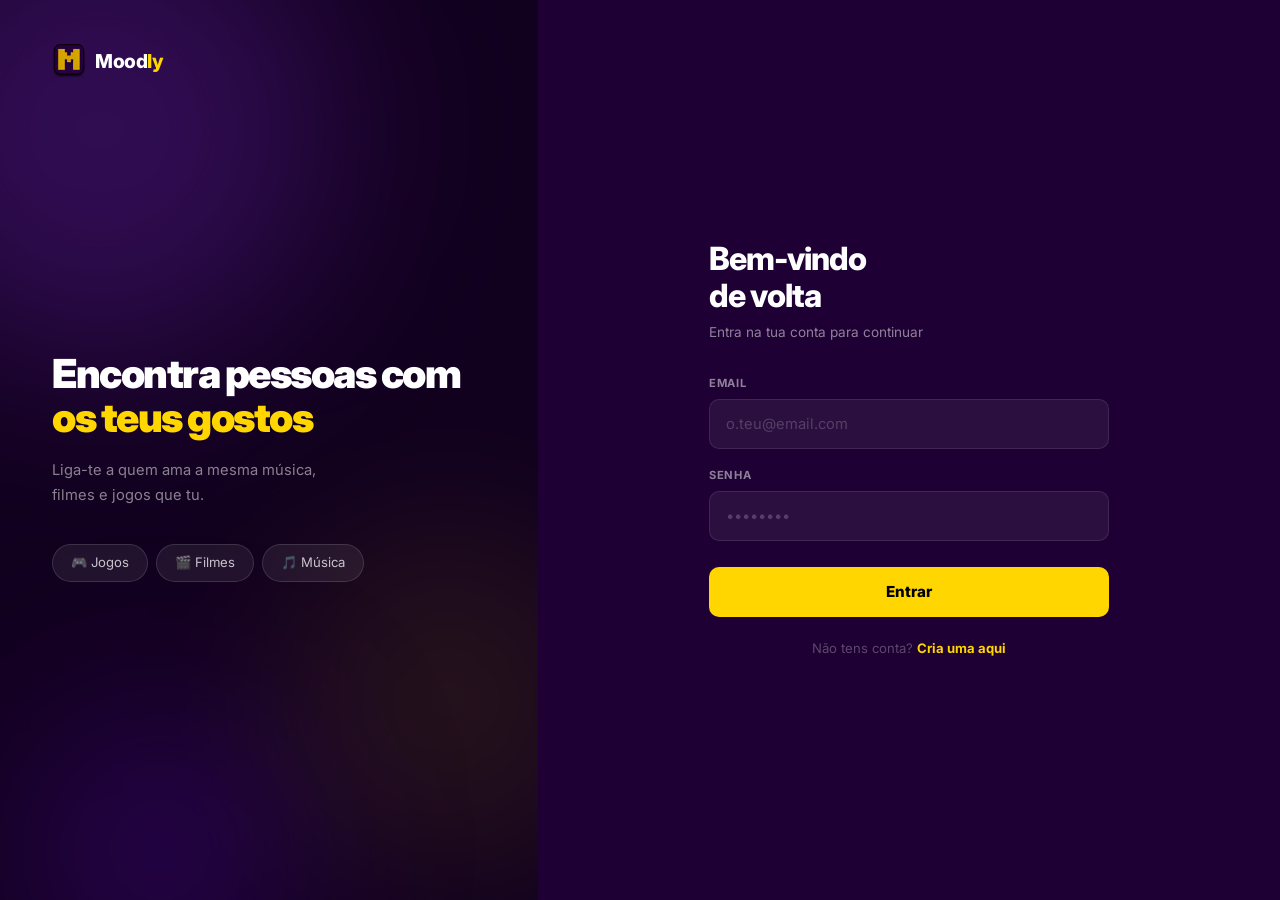
<file: index.html>
<!DOCTYPE html>
<html lang="pt">
<head>
  <meta charset="UTF-8"/>
  <meta name="viewport" content="width=device-width, initial-scale=1.0"/>
  <title>Moodly</title>
  <link rel="icon" type="image/png" href="uploads/MoodlyLogo.png"/>
  <link rel="stylesheet" href="css/app.css"/>
</head>
<body>
  <div id="app"></div>

  <script src="js/components/Components.js"></script>
  <script src="js/App.js"></script>
  <script src="js/pages/Authpages.js"></script>
  <script src="js/pages/Homepage.js"></script>
  <script src="js/pages/Eventspage.js"></script>
  <script src="js/pages/Chatspage.js"></script>
  <script src="js/pages/Profilepage.js"></script>
  <script src="js/pages/Adminpage.js"></script>
  <script src="js/pages/Statspage.js"></script>

  <script>
    document.addEventListener('DOMContentLoaded', () => App.init());
  </script>
</body>
</html>
</file>
<file: css/app.css>
@import url('https://fonts.googleapis.com/css2?family=Inter:wght@400;500;600;700;800;900&display=swap');

* { box-sizing: border-box; margin: 0; padding: 0; }

:root {
  --bg:      #12001F;
  --surface: #320055;
  --panel:   #260040;
  --border:  rgba(255,255,255,0.08);
  --yellow:  #FFD600;
  --text:    #f0e6ff;
  --dim:     rgba(255,255,255,0.5);
  --dim2:    rgba(255,255,255,0.28);
  --red:     #f87171;
  --green:   #4ade80;
  --radius:  12px;
}

body {
  font-family: 'Inter', system-ui, sans-serif;
  font-size: 14px;
  background: var(--bg);
  color: var(--text);
  min-height: 100vh;
  line-height: 1.5;
  -webkit-font-smoothing: antialiased;
}

svg { width: 16px; height: 16px; vertical-align: middle; }

input, textarea, select {
  font: inherit;
  background: rgba(255,255,255,0.06);
  border: 1px solid var(--border);
  color: var(--text);
  padding: 8px 12px;
  width: 100%;
  display: block;
  border-radius: 8px;
  transition: border-color 0.2s, background 0.2s;
}
input:focus, textarea:focus {
  outline: none;
  border-color: rgba(255,214,0,0.5);
  background: rgba(255,255,255,0.09);
}
input::placeholder, textarea::placeholder { color: var(--dim2); }

button {
  font: inherit;
  cursor: pointer;
  background: rgba(255,255,255,0.07);
  border: 1px solid var(--border);
  color: var(--text);
  padding: 6px 14px;
  border-radius: 8px;
  transition: background 0.15s, opacity 0.15s;
}
button:hover { background: rgba(255,255,255,0.12); }

.btn-primary { background: var(--yellow); color: #000; border-color: var(--yellow); font-weight: 700; }
.btn-primary:hover { opacity: 0.88; background: var(--yellow); }
.btn-danger  { color: var(--red); border-color: rgba(248,113,113,0.3); background: transparent; }
.btn-danger:hover { background: rgba(248,113,113,0.08); }
.btn-outline { background: transparent; border: 1px solid rgba(255,255,255,0.15); }
.btn-full    { width: 100%; justify-content: center; display: flex; }
.btn-sm      { padding: 3px 10px; font-size: 0.78rem; }

a, .link { color: var(--yellow); cursor: pointer; }

#app      { display: flex; min-height: 100vh; }
#app.auth-page { display: block; width: 100%; margin: 0; max-width: 100%; }

/*  AUTH  */
.auth-split { display: flex; min-height: 100vh; width: 100%; background: var(--bg); }

.auth-left {
  width: 42%; min-height: 100vh;
  background: var(--bg);
  display: flex; flex-direction: column; justify-content: space-between;
  padding: 44px 52px;
  position: relative; overflow: hidden;
}

.auth-left-glow { position: absolute; border-radius: 50%; filter: blur(90px); pointer-events: none; }
.auth-left-glow-1 { width: 460px; height: 460px; background: rgba(120,40,200,0.3);  top: -100px; left: -130px; }
.auth-left-glow-2 { width: 320px; height: 320px; background: rgba(255,214,0,0.09);  bottom: 40px; right: -70px; }
.auth-left-glow-3 { width: 260px; height: 260px; background: rgba(80,10,160,0.38);  bottom: -80px; left: 30px; }

.auth-left-logo { display: flex; align-items: center; gap: 10px; font-size: 1.2rem; font-weight: 800; letter-spacing: -0.5px; color: #fff; z-index: 1; }
.auth-left-logo img { height: 34px; width: auto; }
.auth-left-logo .logo-highlight { color: var(--yellow); }

.auth-left-body { flex: 1; display: flex; flex-direction: column; justify-content: center; padding: 48px 0; z-index: 1; }

.auth-left-tagline { font-size: 2.5rem; font-weight: 900; line-height: 1.1; color: #fff; margin-bottom: 18px; letter-spacing: -1.5px; }
.auth-left-tagline span { color: var(--yellow); }

.auth-left-sub { font-size: 0.92rem; color: var(--dim); line-height: 1.7; margin-bottom: 36px; max-width: 300px; }

.auth-pills { display: flex; flex-wrap: wrap; gap: 8px; }
.auth-pill {
  background: rgba(255,255,255,0.07);
  border: 1px solid rgba(255,255,255,0.13);
  border-radius: 100px;
  padding: 8px 18px;
  font-size: 0.82rem;
  color: rgba(255,255,255,0.75);
  backdrop-filter: blur(6px);
}

.auth-right { flex: 1; background: #1e0034; display: flex; align-items: center; justify-content: center; padding: 60px 52px; }

.auth-form-wrap { width: 100%; max-width: 400px; }

.auth-form-title { font-size: 2rem; font-weight: 800; color: #fff; margin-bottom: 8px; letter-spacing: -0.8px; line-height: 1.15; }
.auth-form-sub   { font-size: 0.85rem; color: var(--dim); margin-bottom: 32px; }

.auth-field { margin-bottom: 18px; }
.auth-field label { font-size: 0.7rem; font-weight: 700; letter-spacing: 0.8px; text-transform: uppercase; color: var(--dim); margin-bottom: 7px; display: block; }
.auth-field input { background: rgba(255,255,255,0.06); border: 1px solid rgba(255,255,255,0.1); border-radius: 10px; padding: 13px 16px; color: #fff; font-size: 0.92rem; }
.auth-field input:focus { border-color: rgba(255,214,0,0.5); background: rgba(255,255,255,0.09); }
.auth-field input::placeholder { color: rgba(255,255,255,0.2); }

.auth-btn-primary { width: 100%; background: var(--yellow); color: #000; border: none; border-radius: 10px; padding: 14px; font-size: 0.95rem; font-weight: 800; cursor: pointer; margin-top: 8px; transition: opacity 0.15s, transform 0.1s; }
.auth-btn-primary:hover   { opacity: 0.88; }
.auth-btn-primary:active  { transform: scale(0.99); }
.auth-btn-primary:disabled{ opacity: 0.45; cursor: not-allowed; }

.auth-btn-outline { width: 100%; background: transparent; color: var(--dim); border: 1px solid rgba(255,255,255,0.13); border-radius: 10px; padding: 12px; font-size: 0.88rem; font-weight: 600; cursor: pointer; margin-top: 8px; transition: border-color 0.15s, color 0.15s; }
.auth-btn-outline:hover { border-color: rgba(255,255,255,0.3); color: #fff; }

.auth-switch-line { text-align: center; font-size: 0.82rem; color: var(--dim2); margin-top: 22px; }
.auth-switch-line a { color: var(--yellow); cursor: pointer; font-weight: 700; }

.auth-err { color: var(--red); font-size: 0.8rem; margin-top: 8px; display: none; }

.auth-avatar-wrap { display: flex; flex-direction: column; align-items: center; margin-bottom: 28px; }
.auth-avatar-circle { width: 96px; height: 96px; border-radius: 50%; background: rgba(255,255,255,0.08); border: 2px solid rgba(255,255,255,0.12); display: flex; align-items: center; justify-content: center; font-size: 2.2rem; font-weight: 800; color: #fff; overflow: hidden; margin-bottom: 16px; }
.auth-avatar-circle img { width: 100%; height: 100%; object-fit: cover; }

@media (max-width: 720px) {
  .auth-split { flex-direction: column; }
  .auth-left  { width: 100%; min-height: auto; padding: 36px 28px; }
  .auth-left-tagline { font-size: 1.8rem; }
  .auth-right { padding: 36px 24px; }
}

/* SIDEBAR */
.sidebar { width: 210px; min-width: 210px; background: var(--panel); border-right: 1px solid var(--border); padding: 20px 14px; display: flex; flex-direction: column; height: 100vh; position: sticky; top: 0; overflow-y: auto; }

.sidebar-logo { display: flex; align-items: center; gap: 9px; font-weight: 800; font-size: 1.15rem; margin-bottom: 32px; letter-spacing: -0.3px; color: #fff; }
.logo-img { height: 30px; width: auto; }
.logo-text { color: #fff; font-weight: 800; }
.logo-highlight { color: var(--yellow); }

.nav { display: flex; flex-direction: column; gap: 2px; flex: 1; }
.nav-item { display: flex; align-items: center; gap: 10px; padding: 10px 12px; cursor: pointer; color: var(--dim); border-radius: 9px; font-size: 0.88rem; font-weight: 500; transition: background 0.15s, color 0.15s; }
.nav-item:hover  { background: rgba(255,255,255,0.06); color: var(--text); }
.nav-item.active { background: rgba(255,214,0,0.13); color: var(--yellow); font-weight: 700; }

.sidebar-user { margin-top: auto; padding-top: 14px; border-top: 1px solid var(--border); font-size: 0.8rem; color: var(--dim); white-space: nowrap; overflow: hidden; text-overflow: ellipsis; }

/* MAIN */
.main { flex: 1; padding: 28px 32px; overflow-y: auto; }

.page-header { display: flex; justify-content: space-between; align-items: center; margin-bottom: 24px; }
.page-header h1 { font-size: 1.6rem; font-weight: 800; letter-spacing: -0.6px; color: #fff; }
.page-header p  { font-size: 0.82rem; color: var(--dim); margin-top: 2px; }

/* CARD */
.card { background: var(--panel); border: 1px solid var(--border); border-radius: var(--radius); padding: 18px; margin-bottom: 14px; }
.card-title { font-size: 0.68rem; color: var(--dim); text-transform: uppercase; letter-spacing: 0.7px; margin-bottom: 12px; font-weight: 700; }

/* FORMS */
.form-group { margin-bottom: 12px; }
.form-label { display: block; font-size: 0.78rem; color: var(--dim); margin-bottom: 4px; font-weight: 500; }
.form-input { font: inherit; background: rgba(255,255,255,0.06); border: 1px solid var(--border); color: var(--text); padding: 9px 12px; width: 100%; display: block; border-radius: 8px; }
.form-input:focus { outline: none; border-color: rgba(255,214,0,0.5); }
.error-msg { color: var(--red); font-size: 0.8rem; margin-top: 4px; }

/* AVATAR */
.avatar { display: inline-flex; align-items: center; justify-content: center; background: #5b21b6; border-radius: 50%; font-weight: 700; overflow: hidden; flex-shrink: 0; color: #fff; }
.avatar img { width: 100%; height: 100%; object-fit: cover; }

/* ROW */
.row            { display: flex; align-items: center; gap: 9px; padding: 8px 0; border-bottom: 1px solid rgba(255,255,255,0.05); }
.row:last-child { border-bottom: none; }
.row-name       { flex: 1; font-size: 0.88rem; font-weight: 500; }

/* MODAL */
.modal-overlay { position: fixed; inset: 0; background: rgba(0,0,0,0.75); display: flex; align-items: center; justify-content: center; z-index: 100; backdrop-filter: blur(4px); }
.modal-box { background: #200038; border: 1px solid rgba(255,255,255,0.1); border-radius: 16px; padding: 28px; width: 100%; max-width: 500px; max-height: 90vh; overflow-y: auto; scrollbar-width: thin; scrollbar-color: rgba(255,255,255,0.15) transparent; }
.modal-box::-webkit-scrollbar { width: 4px; }
.modal-box::-webkit-scrollbar-track { background: transparent; }
.modal-box::-webkit-scrollbar-thumb { background: rgba(255,255,255,0.15); border-radius: 4px; }
.modal-box h3 { font-size: 1.15rem; font-weight: 800; margin-bottom: 18px; color: #fff; }
.modal-footer { display: flex; gap: 8px; justify-content: flex-end; margin-top: 18px; }

/* TOAST */
.toast { position: fixed; bottom: 20px; right: 20px; background: var(--panel); border: 1px solid rgba(255,255,255,0.12); border-radius: 10px; padding: 10px 18px; z-index: 200; opacity: 0; transition: opacity 0.2s; font-size: 0.88rem; box-shadow: 0 8px 32px rgba(0,0,0,0.5); }
.toast.show    { opacity: 1; }
.toast.success { border-color: rgba(74,222,128,0.4); color: var(--green); }
.toast.error   { border-color: rgba(248,113,113,0.4); color: var(--red); }

/* DISCOVER */
.discover-wrap { display: grid; grid-template-columns: 1fr 280px; gap: 20px; align-items: start; }

.discover-card {
  background: var(--panel);
  border: 1px solid var(--border);
  border-radius: 16px;
  overflow: hidden;
}
.discover-card-banner {
  height: 120px;
  background: linear-gradient(135deg, #3b0070 0%, #1a0040 100%);
  position: relative;
}
.discover-card-body { padding: 0 20px 20px; }
.discover-card-avatar {
  width: 80px; height: 80px;
  border-radius: 50%;
  background: #5b21b6;
  border: 4px solid var(--panel);
  display: flex; align-items: center; justify-content: center;
  font-size: 1.7rem; font-weight: 800;
  overflow: hidden;
  margin-top: -40px;
  margin-bottom: 10px;
}
.discover-card-avatar img { width: 100%; height: 100%; object-fit: cover; }
.discover-name  { font-weight: 800; font-size: 1.1rem; color: #fff; margin-bottom: 2px; }
.discover-score { font-size: 0.78rem; color: var(--yellow); font-weight: 600; margin-bottom: 14px; }

.discover-actions {
  background: var(--panel);
  border: 1px solid var(--border);
  border-radius: 16px;
  overflow: hidden;
}
.discover-action-btn {
  display: flex; align-items: center; gap: 12px;
  width: 100%; padding: 16px 18px;
  background: transparent; border: none; border-bottom: 1px solid var(--border);
  color: var(--text); cursor: pointer; font-size: 0.9rem; font-weight: 600;
  text-align: left; transition: background 0.15s;
}
.discover-action-btn:last-child { border-bottom: none; }
.discover-action-btn:hover { background: rgba(255,255,255,0.05); }
.discover-action-btn .dab-icon { font-size: 1.1rem; width: 28px; text-align: center; }
.discover-action-btn.connect { color: var(--green); }
.discover-action-btn.pass    { color: var(--red); }
.discover-action-btn.report  { color: var(--dim); font-size: 0.82rem; }

.discover-btns  { display: flex; flex-direction: column; }
.discover-action { cursor: pointer; font-weight: 700; font-size: 0.9rem; }
.discover-photo { display: none; }
.discover-info  { flex: 1; }

/* INTERESTS */
.interest-section       { margin-bottom: 16px; }
.interest-section-label { color: var(--yellow); font-size: 0.72rem; text-transform: uppercase; font-weight: 700; display: block; margin-bottom: 6px; letter-spacing: 0.5px; }
.interest-input-row     { display: flex; gap: 6px; margin-bottom: 6px; }
.interest-input-row input { flex: 1; width: auto; }
.tag-suggestions        { display: flex; flex-wrap: wrap; gap: 4px; margin-bottom: 6px; }
.tag-suggestion         { cursor: pointer; color: var(--dim); border: 1px solid var(--border); padding: 3px 9px; font-size: 0.75rem; border-radius: 6px; transition: all 0.12s; }
.tag-suggestion:hover   { color: #fff; border-color: rgba(255,255,255,0.3); }
.selected-tags          { display: flex; flex-wrap: wrap; gap: 5px; }
.selected-tag           { border: 1px solid rgba(255,214,0,0.35); color: var(--yellow); font-size: 0.75rem; padding: 3px 9px; border-radius: 6px; display: inline-flex; align-items: center; gap: 4px; background: rgba(255,214,0,0.08); }
.selected-tag button    { background: none; border: none; color: var(--yellow); cursor: pointer; padding: 0; font-size: 1rem; line-height: 1; }
.interest-categories    { display: flex; flex-direction: column; gap: 10px; }
.interest-cat-label     { color: var(--yellow); font-size: 0.72rem; text-transform: uppercase; font-weight: 700; display: block; margin-bottom: 5px; }
.interest-cat-tags      { display: flex; flex-wrap: wrap; gap: 4px; }
.itag        { display: inline-block; border: 1px solid var(--border); padding: 3px 9px; font-size: 0.75rem; border-radius: 6px; color: var(--dim); }
.itag-match  { border-color: rgba(255,214,0,0.5); color: var(--yellow); background: rgba(255,214,0,0.08); font-weight: 600; }

/* CHAT */
.chat-layout {
  flex: 1;
  display: flex;
  overflow: hidden;
  height: 100vh;
}

.chat-list-panel {
  width: 280px;
  min-width: 280px;
  background: var(--bg);
  border-right: 1px solid var(--border);
  display: flex;
  flex-direction: column;
  height: 100vh;
  overflow: hidden;
}

.chat-list-header {
  padding: 18px 16px 14px;
  border-bottom: 1px solid var(--border);
  flex-shrink: 0;
}

.chat-list-body {
  flex: 1;
  overflow-y: auto;
}

.chat-room-panel {
  flex: 1;
  display: flex;
  flex-direction: column;
  height: 100vh;
  overflow: hidden;
  background: var(--bg);
}

.chat-room-header {
  padding: 12px 16px;
  border-bottom: 1px solid var(--border);
  background: var(--panel);
  display: flex;
  align-items: center;
  gap: 8px;
  flex-shrink: 0;
  min-height: 58px;
}

.chat-back-btn {
  background: transparent;
  border: none;
  color: var(--text);
  font-size: 1.1rem;
  cursor: pointer;
  padding: 4px 8px 4px 0;
  display: none;
}

.chat-room-messages {
  flex: 1;
  overflow-y: auto;
  padding: 16px 18px;
  display: flex;
  flex-direction: column;
  gap: 8px;
}

.chat-room-input {
  padding: 10px 16px;
  border-top: 1px solid var(--border);
  background: var(--panel);
  display: flex;
  gap: 8px;
  align-items: center;
  flex-shrink: 0;
}

.chat-item { display: flex; align-items: center; gap: 10px; padding: 10px 14px; border-bottom: 1px solid rgba(255,255,255,0.04); cursor: pointer; transition: background 0.12s; }
.chat-item:hover  { background: rgba(255,255,255,0.04); }
.chat-item.active { background: rgba(255,214,0,0.08); border-left: 3px solid var(--yellow); }
.chat-item-name    { font-size: 0.88rem; font-weight: 700; color: var(--text); }
.chat-item-preview { font-size: 0.74rem; color: var(--dim); white-space: nowrap; overflow: hidden; text-overflow: ellipsis; max-width: 180px; }

.msg-row      { display: flex; flex-direction: column; max-width: 62%; }
.msg-row.me   { align-self: flex-end; align-items: flex-end; }
.msg-row.them { align-self: flex-start; }
.msg-bubble   { padding: 9px 14px; border-radius: 14px; font-size: 0.88rem; line-height: 1.5; }
.msg-row.me   .msg-bubble { background: #7c3aed; color: #fff; border-bottom-right-radius: 4px; }
.msg-row.them .msg-bubble { background: var(--panel); border: 1px solid var(--border); color: var(--text); border-bottom-left-radius: 4px; }
.msg-sender { font-size: 0.7rem; color: var(--dim); margin-bottom: 3px; }
.msg-time   { font-size: 0.65rem; color: var(--dim2); margin-top: 3px; }
.chat-input { background: rgba(255,255,255,0.06); border: 1px solid var(--border); border-radius: 999px; padding: 10px 18px; color: var(--text); resize: none; outline: none; max-height: 80px; width: 100%; font-size: 0.88rem; transition: border-color 0.2s; }
.chat-input:focus { border-color: rgba(255,214,0,0.4); }
.send-btn { background: var(--yellow); color: #000; border: none; border-radius: 50%; width: 38px; height: 38px; font-size: 1.1rem; cursor: pointer; flex-shrink: 0; display: flex; align-items: center; justify-content: center; font-weight: 900; }

/* PROFILE */
.profile-grid { display: grid; grid-template-columns: 260px 1fr; gap: 20px; }

.profile-card {
  background: var(--panel);
  border: 1px solid var(--border);
  border-radius: 16px;
  overflow: hidden;
  text-align: center;
}
.profile-card-banner {
  height: 90px;
  background: linear-gradient(135deg, #4c0090 0%, #1a0040 100%);
}
.profile-card-body { padding: 0 20px 20px; }
.profile-avatar-big {
  width: 110px; height: 110px;
  border-radius: 50%;
  background: #5b21b6;
  display: flex; align-items: center; justify-content: center;
  font-size: 2.4rem; font-weight: 800;
  margin: -55px auto 14px;
  overflow: hidden;
  border: 4px solid var(--panel);
  position: relative;
  z-index: 1;
}
.profile-avatar-big img { width: 100%; height: 100%; object-fit: cover; }
.profile-name    { font-weight: 800; font-size: 1.05rem; color: #fff; margin-bottom: 4px; }
.profile-email   { font-size: 0.78rem; color: var(--dim); margin-bottom: 16px; }
.profile-stats   { display: flex; justify-content: space-around; padding: 14px 0; border-top: 1px solid var(--border); border-bottom: 1px solid var(--border); margin-bottom: 16px; }
.profile-stat-n  { font-size: 1.15rem; font-weight: 800; color: #fff; }
.profile-stat-l  { font-size: 0.68rem; color: var(--dim); text-transform: uppercase; letter-spacing: 0.4px; margin-top: 1px; }
.profile-actions { display: flex; flex-direction: column; gap: 8px; }

.conn-item          { display: flex; align-items: center; gap: 10px; padding: 9px 0; border-bottom: 1px solid rgba(255,255,255,0.05); }
.conn-item:last-child { border-bottom: none; }
.conn-name          { flex: 1; font-size: 0.88rem; font-weight: 600; }
.conn-actions       { display: flex; gap: 6px; }

/* EVENTS */
.events-list { display: grid; grid-template-columns: 1fr 1fr; gap: 12px; }

.event-item {
  background: var(--panel);
  border: 1px solid var(--border);
  border-radius: 14px;
  overflow: hidden;
  cursor: pointer;
  transition: border-color 0.15s, transform 0.1s;
}
.event-item:hover { border-color: rgba(255,255,255,0.18); transform: translateY(-1px); }
.event-item.cancelled { opacity: 0.5; }

.event-banner {
  height: 80px;
  background: linear-gradient(135deg, #3b0070 0%, #0d001f 100%);
  position: relative;
  display: flex; align-items: flex-start; padding: 10px;
}
.event-banner-date {
  background: rgba(0,0,0,0.45);
  backdrop-filter: blur(6px);
  border: 1px solid rgba(255,255,255,0.12);
  border-radius: 6px;
  padding: 3px 8px;
  font-size: 0.72rem;
  font-weight: 700;
  color: #fff;
}
.event-body   { padding: 12px 14px; }
.event-title  { font-weight: 700; font-size: 0.95rem; color: #fff; margin-bottom: 4px; }
.event-meta   { font-size: 0.76rem; color: var(--dim); margin-bottom: 2px; }
.event-footer { display: flex; gap: 6px; margin-top: 10px; flex-wrap: wrap; align-items: center; }

.badge-cancelled { font-size: 0.7rem; color: var(--red); border: 1px solid rgba(239,68,68,0.3); padding: 2px 8px; border-radius: 999px; }
.badge-pending   { font-size: 0.7rem; color: var(--yellow); border: 1px solid rgba(255,214,0,0.3); padding: 2px 8px; border-radius: 999px; }

/* map */
.map-section { margin-top: 28px; }
.map-toggle-btn {
  display: flex; align-items: center; gap: 10px;
  background: var(--panel);
  border: 1px solid var(--border);
  border-radius: 12px;
  padding: 14px 18px;
  width: 100%; cursor: pointer;
  font-size: 0.9rem; font-weight: 600; color: var(--text);
  transition: background 0.15s, border-color 0.15s;
}
.map-toggle-btn:hover { background: var(--surface); border-color: rgba(255,255,255,0.16); }
.map-toggle-btn .map-icon { font-size: 1.1rem; }
.map-toggle-btn .map-chevron { margin-left: auto; font-size: 0.8rem; color: var(--dim); }
#map { width: 100%; height: 320px; border-radius: 12px; margin-top: 10px; border: 1px solid var(--border); display: none; }
#map.open { display: block; }

/* ADMIN */
.stat-box { background: var(--panel); border: 1px solid var(--border); border-radius: 12px; padding: 16px 18px; text-align: center; }
.stat-box-num { font-size: 1.4rem; font-weight: 800; color: var(--yellow); }
.stat-box-lbl { font-size: 0.7rem; color: var(--dim); margin-top: 3px; text-transform: uppercase; letter-spacing: 0.5px; }
table { width: 100%; border-collapse: collapse; font-size: 0.84rem; }
th { text-align: left; padding: 6px 10px; border-bottom: 1px solid var(--border); color: var(--dim); font-weight: 600; font-size: 0.78rem; text-transform: uppercase; letter-spacing: 0.4px; }
td { padding: 9px 10px; border-bottom: 1px solid rgba(255,255,255,0.04); }

/* etc */
.empty { padding: 48px; text-align: center; color: var(--dim); }
.dim   { color: var(--dim); }

.auth-box   { background: var(--panel); border: 1px solid var(--border); border-radius: 12px; padding: 28px; width: 100%; max-width: 380px; }
.auth-logo  { font-size: 1.3rem; font-weight: 800; margin-bottom: 16px; }
.auth-logo span { color: var(--yellow); }
.auth-switch { margin-top: 12px; text-align: center; color: var(--dim); font-size: 0.85rem; }

/* MOBILE TOPBAR & HAMBURGER */
.mobile-topbar {
  display: none;
  position: fixed;
  top: 0; left: 0; right: 0;
  height: 56px;
  background: var(--panel);
  border-bottom: 1px solid var(--border);
  padding: 0 16px;
  align-items: center;
  justify-content: space-between;
  z-index: 90;
  overflow: visible;
}

.mobile-topbar .sidebar-logo {
  font-size: 1.1rem;
  margin-bottom: 0;
  gap: 8px;
}

.hamburger {
  background: transparent;
  border: none;
  cursor: pointer;
  padding: 6px;
  display: flex;
  flex-direction: column;
  gap: 5px;
  width: 36px;
}
.hamburger span {
  display: block;
  height: 2px;
  background: var(--text);
  border-radius: 2px;
  transition: transform 0.25s, opacity 0.25s;
}
.hamburger.open span:nth-child(1) { transform: translateY(7px) rotate(45deg); }
.hamburger.open span:nth-child(2) { opacity: 0; }
.hamburger.open span:nth-child(3) { transform: translateY(-7px) rotate(-45deg); }

.menu-overlay {
  display: none;
  position: fixed;
  inset: 0;
  background: rgba(0,0,0,0.6);
  z-index: 91;
  backdrop-filter: blur(2px);
}
.menu-overlay.show { display: block; }

/* RESPONSIVE */
@media (max-width: 768px) {

  .mobile-topbar { display: flex; }

  #app { flex-direction: column; }

  .sidebar {
    position: fixed;
    top: 0; left: -240px;
    width: 240px;
    height: 100vh;
    z-index: 92;
    transition: left 0.3s cubic-bezier(0.4,0,0.2,1);
    padding-top: 70px;
  }
  .sidebar.open { left: 0; }
  .sidebar .sidebar-logo { display: none; }
  .sidebar.open .sidebar-logo { display: flex; }

  .main {
    margin-top: 56px;
    padding: 20px 16px;
    min-height: calc(100vh - 56px);
  }

  .page-header {
    flex-direction: column;
    align-items: flex-start;
    gap: 10px;
    margin-bottom: 18px;
  }
  .page-header h1 { font-size: 1.3rem; }

  .chat-layout {
    height: calc(100vh - 56px);
    margin-top: 56px;
    position: relative;
  }

  .chat-list-panel {
    width: 100%;
    min-width: 100%;
    height: 100%;
    position: absolute;
    top: 0; left: 0;
    transition: transform 0.3s cubic-bezier(0.4,0,0.2,1);
    z-index: 1;
  }

  .chat-room-panel {
    width: 100%;
    height: 100%;
    position: absolute;
    top: 0; left: 0;
    transform: translateX(100%);
    transition: transform 0.3s cubic-bezier(0.4,0,0.2,1);
    z-index: 2;
  }

  .chat-hidden-mobile {
    transform: translateX(-100%);
  }

  .chat-room-panel:not(.chat-hidden-mobile) {
    transform: translateX(0);
  }

  .chat-back-btn { display: flex; }

  .discover-wrap { grid-template-columns: 1fr !important; }
  .events-list   { grid-template-columns: 1fr; }
  .profile-grid  { grid-template-columns: 1fr; }

  [style*="grid-template-columns:1fr 1fr 1fr"],
  [style*="grid-template-columns: 1fr 1fr 1fr"] { grid-template-columns: 1fr !important; }
  [style*="grid-template-columns:1fr 1fr"],
  [style*="grid-template-columns: 1fr 1fr"],
  [style*="grid-template-columns:2fr 1fr"],
  [style*="grid-template-columns: 2fr 1fr"] { grid-template-columns: 1fr !important; }
  [style*="grid-template-columns:1fr 260px"],
  [style*="grid-template-columns: 1fr 260px"],
  [style*="grid-template-columns:1fr 280px"],
  [style*="grid-template-columns: 1fr 280px"] { grid-template-columns: 1fr !important; }

  .stat-box { min-width: 130px; }

  .modal-box {
    margin: 16px;
    max-height: calc(100vh - 32px);
    border-radius: 12px;
  }

  .auth-split { flex-direction: column; }
  .auth-left  { width: 100%; min-height: auto; padding: 32px 24px 28px; }
  .auth-left-body { padding: 24px 0 0; }
  .auth-left-tagline { font-size: 1.8rem; }
  .auth-left-sub { display: none; }
  .auth-right { padding: 32px 24px 48px; }
  .auth-form-wrap { max-width: 100%; }
}

@media (max-width: 480px) {
  .main { padding: 16px 12px; }
  .card { padding: 14px; }
  .auth-left-tagline { font-size: 1.5rem; }
  .auth-left-glow-1, .auth-left-glow-2, .auth-left-glow-3 { display: none; }
}

/* PRINT / PDF */
@media print {
  @page { size: A4; margin: 14mm 14mm; }

  *,
  *::before,
  *::after {
    -webkit-print-color-adjust: exact !important;
    print-color-adjust: exact !important;
    color: #111 !important;
    background-color: transparent !important;
    border-color: #ccc !important;
    text-shadow: none !important;
  }

  body { background: #fff !important; font-size: 10pt; }

  .sidebar, .mobile-topbar, .menu-overlay,
  .page-header button, .map-section, #map { display: none !important; }

  #app { display: block !important; background: #fff !important; }

  .main { margin: 0 !important; padding: 0 !important; overflow: visible !important; }

  .page-header { margin-bottom: 10pt; border-bottom: 2px solid #333 !important; padding-bottom: 5pt; }
  .page-header h1 { font-size: 16pt !important; }
  .page-header p  { font-size: 9pt !important; }

  .card {
    background: #fff !important;
    border: 1px solid #bbb !important;
    border-radius: 4px !important;
    break-inside: avoid !important;
    page-break-inside: avoid !important;
    margin-bottom: 6pt !important;
    padding: 8pt !important;
  }
  .card[style*="margin-bottom:0"] { margin-bottom: 6pt !important; }

  .card-title {
    font-size: 7.5pt !important;
    font-weight: 800 !important;
    border-bottom: 1px solid #ccc !important;
    padding-bottom: 3pt !important;
    margin-bottom: 6pt !important;
  }

  #stats-kpis-users,
  #stats-kpis-activity {
    display: flex !important;
    flex-wrap: wrap !important;
    gap: 5pt !important;
    margin-bottom: 6pt !important;
  }

  .stat-box {
    flex: 1 !important;
    min-width: 70pt !important;
    background: #f5f5f5 !important;
    border: 1px solid #ccc !important;
    border-radius: 3px !important;
    padding: 5pt 6pt !important;
    break-inside: avoid;
  }
  .stat-box-num { font-size: 13pt !important; font-weight: 800 !important; }
  .stat-box-lbl { font-size: 7pt !important; text-transform: uppercase; }

  div[style*="grid-template-columns:1fr 1fr 1fr"],
  div[style*="grid-template-columns: 1fr 1fr 1fr"] {
    display: grid !important;
    grid-template-columns: 1fr 1fr !important;
    gap: 6pt !important;
  }
  div[style*="grid-template-columns:1fr 1fr"],
  div[style*="grid-template-columns: 1fr 1fr"],
  div[style*="grid-template-columns:2fr 1fr"],
  div[style*="grid-template-columns: 2fr 1fr"] {
    display: grid !important;
    grid-template-columns: 1fr 1fr !important;
    gap: 6pt !important;
  }
  div[style*="grid-template-columns:1fr 260px"],
  div[style*="grid-template-columns: 1fr 260px"],
  div[style*="grid-template-columns:1fr 280px"],
  div[style*="grid-template-columns: 1fr 280px"] {
    display: grid !important;
    grid-template-columns: 1fr 1fr !important;
    gap: 6pt !important;
  }

  canvas { max-width: 100% !important; height: auto !important; }

  table { width: 100% !important; border-collapse: collapse !important; font-size: 9pt !important; }
  th, td { padding: 3pt 5pt !important; border-bottom: 1px solid #ddd !important; }

  .itag { border: 1px solid #bbb !important; font-size: 8pt !important; padding: 1pt 5pt !important; display: inline-block !important; margin: 1pt !important; }

  #activity-insight, #corr-insight, #hist-conn-insight, #hist-msg-insight {
    font-size: 8pt !important;
    margin-top: 4pt !important;
  }
}
</file>
